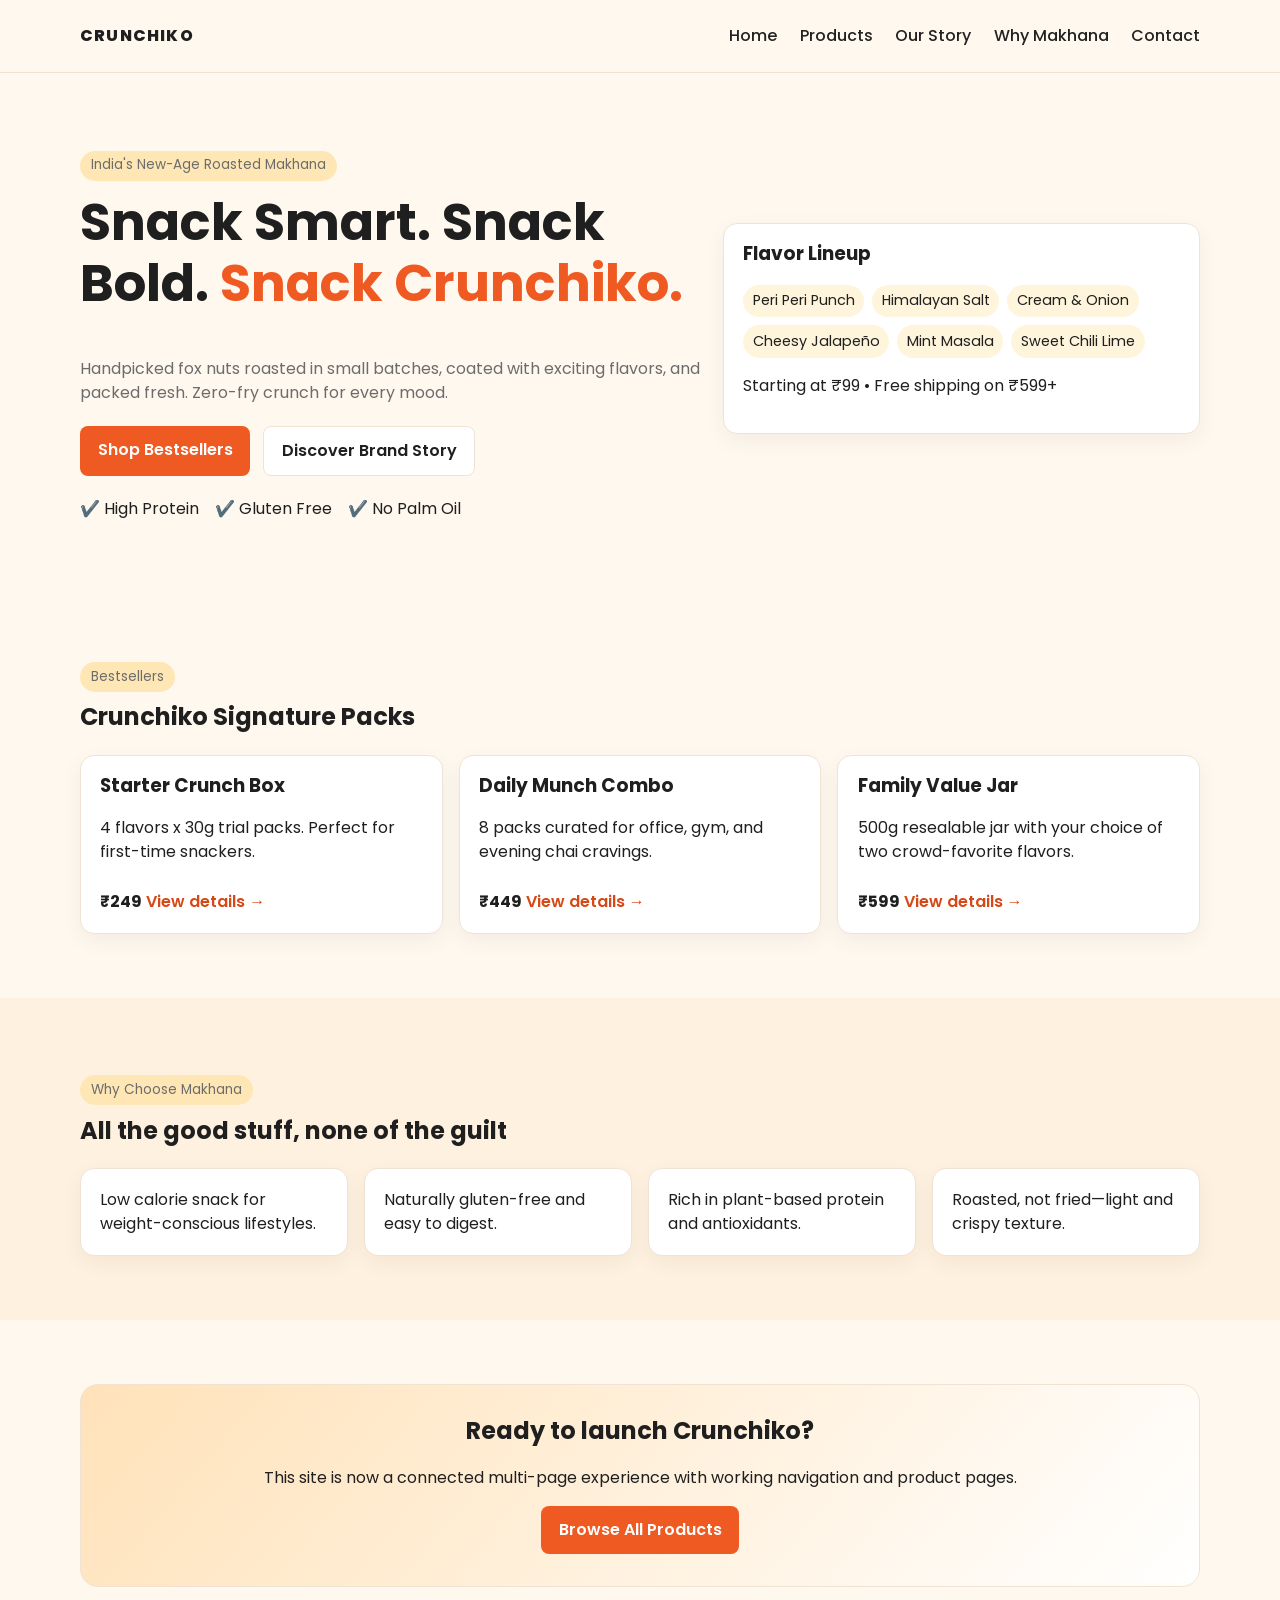
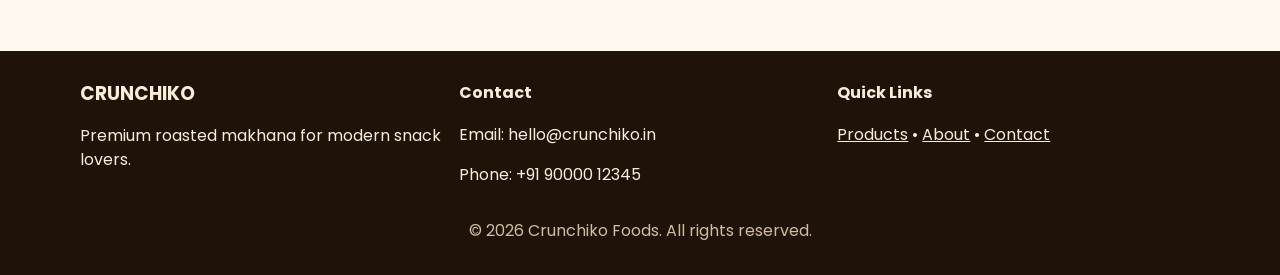
<file: index.html>
<!DOCTYPE html>
<html lang="en">
  <head>
    <meta charset="UTF-8" />
    <meta name="viewport" content="width=device-width, initial-scale=1.0" />
    <title>Crunchiko | Premium Makhana Snacks</title>
    <meta
      name="description"
      content="Crunchiko makes roasted makhana snacks that are delicious, clean, and modern. Shop flavors, discover our story, and contact us."
    />
    <link rel="preconnect" href="https://fonts.googleapis.com" />
    <link rel="preconnect" href="https://fonts.gstatic.com" crossorigin />
    <link
      href="https://fonts.googleapis.com/css2?family=Poppins:wght@400;500;600;700;800&display=swap"
      rel="stylesheet"
    />
    <link rel="stylesheet" href="styles.css" />
  </head>
  <body>
    <header class="topbar">
      <div class="container nav">
        <a href="index.html" class="logo">CRUNCHIKO</a>
        <button id="menuBtn" class="menu-btn" aria-label="Toggle navigation">☰</button>
        <nav id="navMenu">
          <a href="index.html">Home</a>
          <a href="products.html">Products</a>
          <a href="about.html">Our Story</a>
          <a href="index.html#benefits">Why Makhana</a>
          <a href="contact.html">Contact</a>
        </nav>
      </div>
    </header>

    <main>
      <section class="hero">
        <div class="container hero-grid">
          <div class="hero-copy">
            <p class="tag">India's New-Age Roasted Makhana</p>
            <h1>Snack Smart. Snack Bold. <span>Snack Crunchiko.</span></h1>
            <p>
              Handpicked fox nuts roasted in small batches, coated with exciting flavors, and packed
              fresh. Zero-fry crunch for every mood.
            </p>
            <div class="hero-cta">
              <a href="products.html" class="btn btn-primary">Shop Bestsellers</a>
              <a href="about.html" class="btn btn-ghost">Discover Brand Story</a>
            </div>
            <ul class="hero-highlights">
              <li>✔️ High Protein</li>
              <li>✔️ Gluten Free</li>
              <li>✔️ No Palm Oil</li>
            </ul>
          </div>
          <div class="hero-card">
            <h3>Flavor Lineup</h3>
            <div class="flavor-list">
              <span>Peri Peri Punch</span>
              <span>Himalayan Salt</span>
              <span>Cream & Onion</span>
              <span>Cheesy Jalapeño</span>
              <span>Mint Masala</span>
              <span>Sweet Chili Lime</span>
            </div>
            <p>Starting at ₹99 • Free shipping on ₹599+</p>
          </div>
        </div>
      </section>

      <section class="section" id="featured-products">
        <div class="container">
          <div class="section-head">
            <p class="tag">Bestsellers</p>
            <h2>Crunchiko Signature Packs</h2>
          </div>
          <div class="product-grid">
            <article class="product-card">
              <h3><a href="product-starter-box.html">Starter Crunch Box</a></h3>
              <p>4 flavors x 30g trial packs. Perfect for first-time snackers.</p>
              <strong>₹249</strong>
              <a class="card-link" href="product-starter-box.html">View details →</a>
            </article>
            <article class="product-card">
              <h3><a href="product-daily-combo.html">Daily Munch Combo</a></h3>
              <p>8 packs curated for office, gym, and evening chai cravings.</p>
              <strong>₹449</strong>
              <a class="card-link" href="product-daily-combo.html">View details →</a>
            </article>
            <article class="product-card">
              <h3><a href="product-family-jar.html">Family Value Jar</a></h3>
              <p>500g resealable jar with your choice of two crowd-favorite flavors.</p>
              <strong>₹599</strong>
              <a class="card-link" href="product-family-jar.html">View details →</a>
            </article>
          </div>
        </div>
      </section>

      <section id="benefits" class="section alt">
        <div class="container">
          <div class="section-head">
            <p class="tag">Why Choose Makhana</p>
            <h2>All the good stuff, none of the guilt</h2>
          </div>
          <div class="benefit-grid">
            <div class="benefit">Low calorie snack for weight-conscious lifestyles.</div>
            <div class="benefit">Naturally gluten-free and easy to digest.</div>
            <div class="benefit">Rich in plant-based protein and antioxidants.</div>
            <div class="benefit">Roasted, not fried—light and crispy texture.</div>
          </div>
        </div>
      </section>

      <section class="cta">
        <div class="container cta-wrap">
          <h2>Ready to launch Crunchiko?</h2>
          <p>This site is now a connected multi-page experience with working navigation and product pages.</p>
          <a href="products.html" class="btn btn-primary">Browse All Products</a>
        </div>
      </section>
    </main>

    <footer class="footer">
      <div class="container footer-grid">
        <div>
          <h3>CRUNCHIKO</h3>
          <p>Premium roasted makhana for modern snack lovers.</p>
        </div>
        <div>
          <h4>Contact</h4>
          <p>Email: hello@crunchiko.in</p>
          <p>Phone: +91 90000 12345</p>
        </div>
        <div>
          <h4>Quick Links</h4>
          <p><a href="products.html">Products</a> • <a href="about.html">About</a> • <a href="contact.html">Contact</a></p>
        </div>
      </div>
      <p class="copyright">© 2026 Crunchiko Foods. All rights reserved.</p>
    </footer>

    <script src="script.js"></script>
  </body>
</html>
</file>
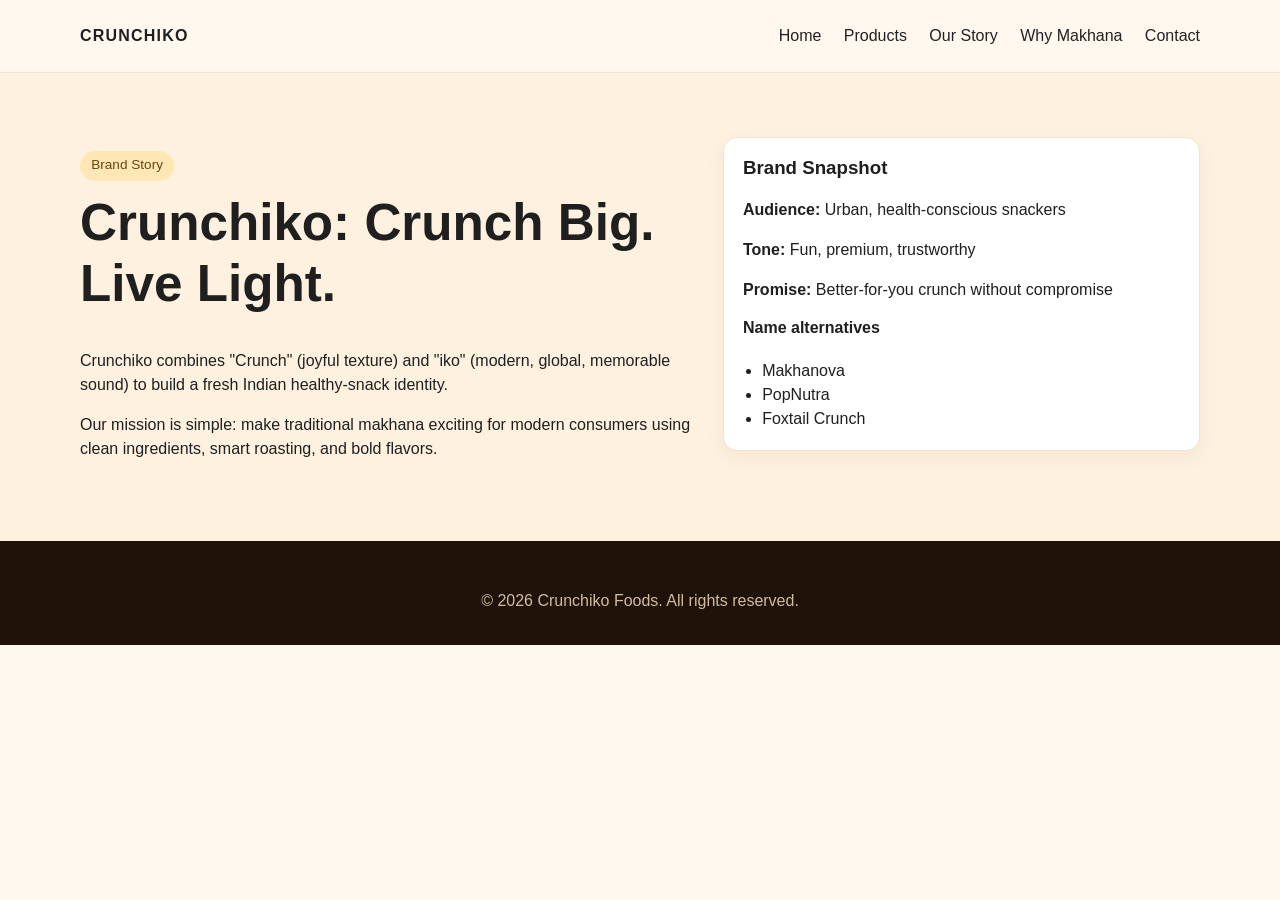
<file: about.html>
<!DOCTYPE html>
<html lang="en">
  <head>
    <meta charset="UTF-8" />
    <meta name="viewport" content="width=device-width, initial-scale=1.0" />
    <title>About Crunchiko | Brand Story</title>
    <link rel="stylesheet" href="styles.css" />
  </head>
  <body>
    <header class="topbar">
      <div class="container nav">
        <a href="index.html" class="logo">CRUNCHIKO</a>
        <button id="menuBtn" class="menu-btn" aria-label="Toggle navigation">☰</button>
        <nav id="navMenu">
          <a href="index.html">Home</a>
          <a href="products.html">Products</a>
          <a href="about.html">Our Story</a>
          <a href="index.html#benefits">Why Makhana</a>
          <a href="contact.html">Contact</a>
        </nav>
      </div>
    </header>

    <main class="section alt">
      <div class="container story-grid">
        <div>
          <p class="tag">Brand Story</p>
          <h1>Crunchiko: Crunch Big. Live Light.</h1>
          <p>
            Crunchiko combines "Crunch" (joyful texture) and "iko" (modern, global, memorable sound)
            to build a fresh Indian healthy-snack identity.
          </p>
          <p>
            Our mission is simple: make traditional makhana exciting for modern consumers using clean
            ingredients, smart roasting, and bold flavors.
          </p>
        </div>
        <aside class="brand-box">
          <h3>Brand Snapshot</h3>
          <p><strong>Audience:</strong> Urban, health-conscious snackers</p>
          <p><strong>Tone:</strong> Fun, premium, trustworthy</p>
          <p><strong>Promise:</strong> Better-for-you crunch without compromise</p>
          <h4>Name alternatives</h4>
          <ul>
            <li>Makhanova</li>
            <li>PopNutra</li>
            <li>Foxtail Crunch</li>
          </ul>
        </aside>
      </div>
    </main>

    <footer class="footer">
      <div class="container"><p class="copyright">© 2026 Crunchiko Foods. All rights reserved.</p></div>
    </footer>
    <script src="script.js"></script>
  </body>
</html>
</file>
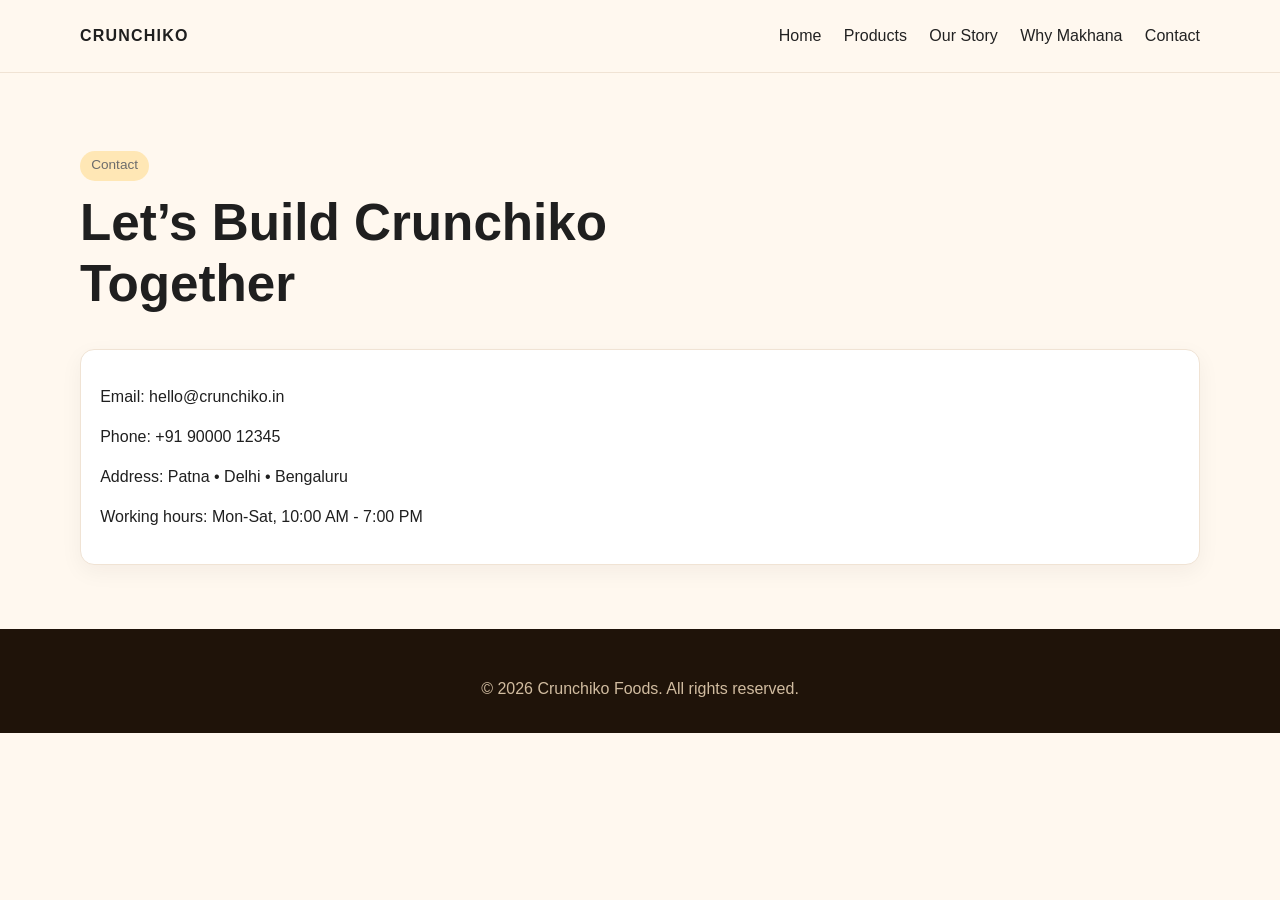
<file: contact.html>
<!DOCTYPE html>
<html lang="en">
  <head>
    <meta charset="UTF-8" />
    <meta name="viewport" content="width=device-width, initial-scale=1.0" />
    <title>Contact Crunchiko</title>
    <link rel="stylesheet" href="styles.css" />
  </head>
  <body>
    <header class="topbar">
      <div class="container nav">
        <a href="index.html" class="logo">CRUNCHIKO</a>
        <button id="menuBtn" class="menu-btn" aria-label="Toggle navigation">☰</button>
        <nav id="navMenu">
          <a href="index.html">Home</a>
          <a href="products.html">Products</a>
          <a href="about.html">Our Story</a>
          <a href="index.html#benefits">Why Makhana</a>
          <a href="contact.html">Contact</a>
        </nav>
      </div>
    </header>

    <main class="section">
      <div class="container">
        <div class="section-head">
          <p class="tag">Contact</p>
          <h1>Let’s Build Crunchiko Together</h1>
        </div>
        <div class="brand-box">
          <p>Email: hello@crunchiko.in</p>
          <p>Phone: +91 90000 12345</p>
          <p>Address: Patna • Delhi • Bengaluru</p>
          <p>Working hours: Mon-Sat, 10:00 AM - 7:00 PM</p>
        </div>
      </div>
    </main>

    <footer class="footer">
      <div class="container"><p class="copyright">© 2026 Crunchiko Foods. All rights reserved.</p></div>
    </footer>
    <script src="script.js"></script>
  </body>
</html>
</file>
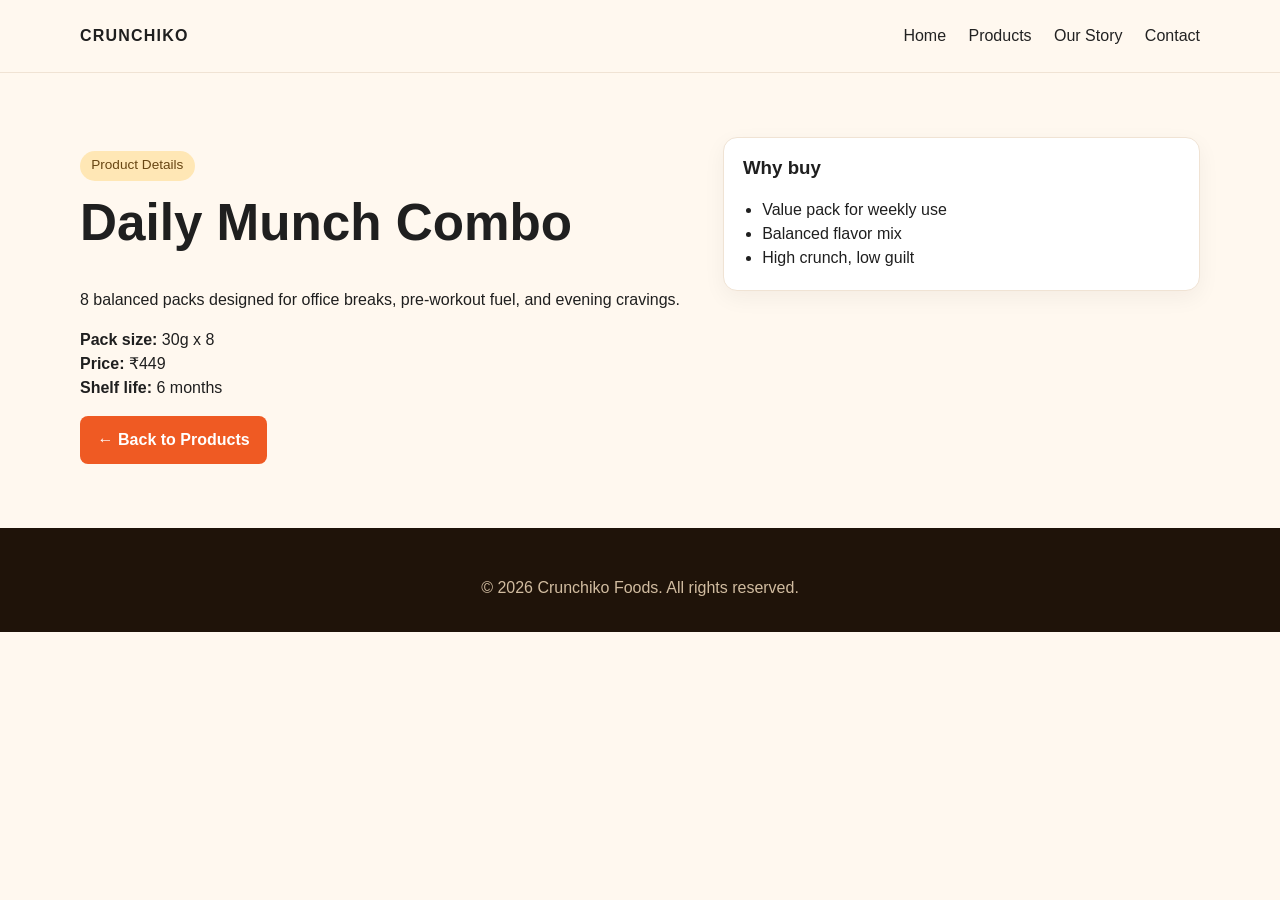
<file: product-daily-combo.html>
<!DOCTYPE html>
<html lang="en"><head><meta charset="UTF-8" /><meta name="viewport" content="width=device-width, initial-scale=1.0" /><title>Daily Munch Combo | Crunchiko</title><link rel="stylesheet" href="styles.css" /></head>
<body>
<header class="topbar"><div class="container nav"><a href="index.html" class="logo">CRUNCHIKO</a><button id="menuBtn" class="menu-btn" aria-label="Toggle navigation">☰</button><nav id="navMenu"><a href="index.html">Home</a><a href="products.html">Products</a><a href="about.html">Our Story</a><a href="contact.html">Contact</a></nav></div></header>
<main class="section"><div class="container story-grid"><div><p class="tag">Product Details</p><h1>Daily Munch Combo</h1><p>8 balanced packs designed for office breaks, pre-workout fuel, and evening cravings.</p><p><strong>Pack size:</strong> 30g x 8<br/><strong>Price:</strong> ₹449<br/><strong>Shelf life:</strong> 6 months</p><a class="btn btn-primary" href="products.html">← Back to Products</a></div><aside class="brand-box"><h3>Why buy</h3><ul><li>Value pack for weekly use</li><li>Balanced flavor mix</li><li>High crunch, low guilt</li></ul></aside></div></main>
<footer class="footer"><div class="container"><p class="copyright">© 2026 Crunchiko Foods. All rights reserved.</p></div></footer><script src="script.js"></script>
</body></html>
</file>
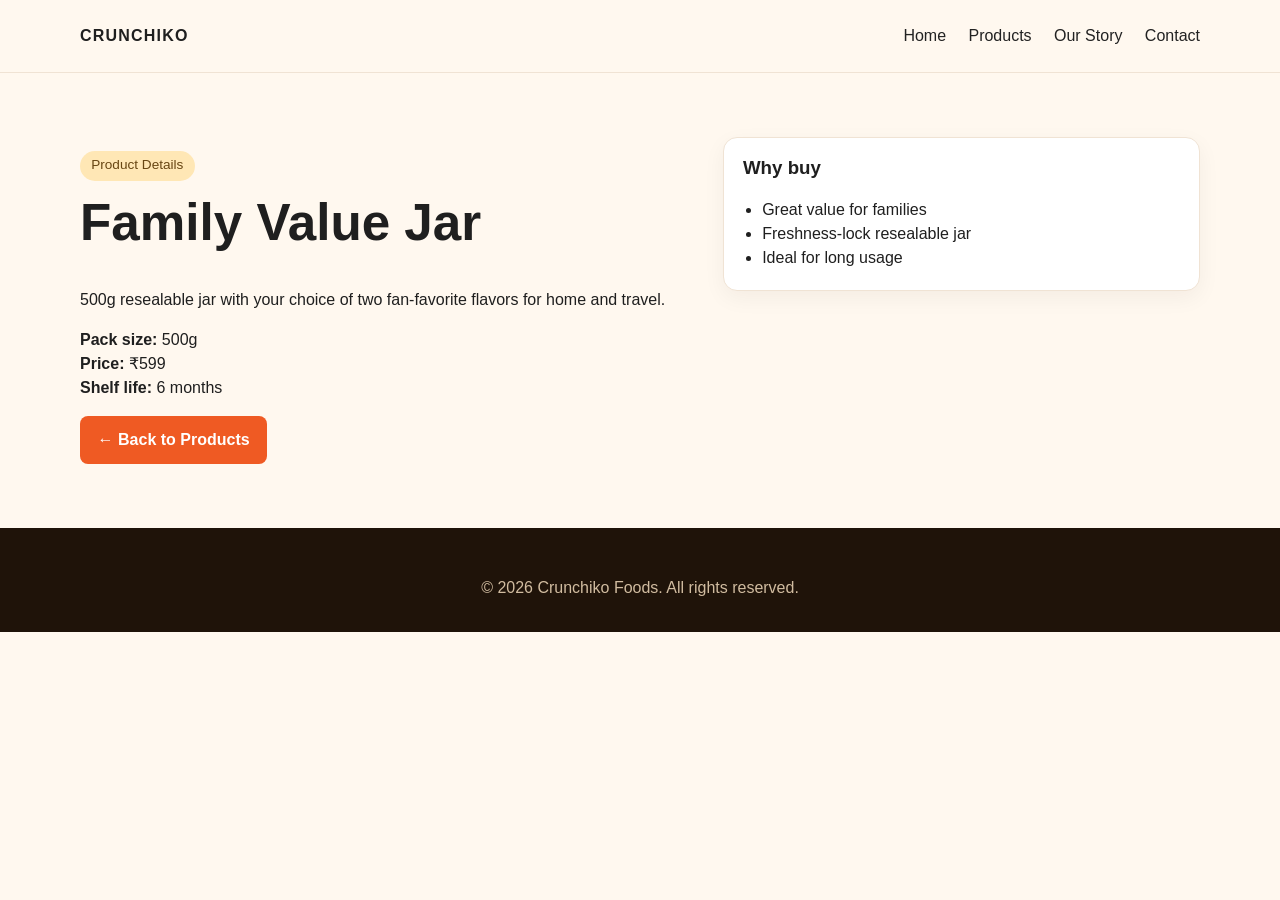
<file: product-family-jar.html>
<!DOCTYPE html>
<html lang="en"><head><meta charset="UTF-8" /><meta name="viewport" content="width=device-width, initial-scale=1.0" /><title>Family Value Jar | Crunchiko</title><link rel="stylesheet" href="styles.css" /></head>
<body>
<header class="topbar"><div class="container nav"><a href="index.html" class="logo">CRUNCHIKO</a><button id="menuBtn" class="menu-btn" aria-label="Toggle navigation">☰</button><nav id="navMenu"><a href="index.html">Home</a><a href="products.html">Products</a><a href="about.html">Our Story</a><a href="contact.html">Contact</a></nav></div></header>
<main class="section"><div class="container story-grid"><div><p class="tag">Product Details</p><h1>Family Value Jar</h1><p>500g resealable jar with your choice of two fan-favorite flavors for home and travel.</p><p><strong>Pack size:</strong> 500g<br/><strong>Price:</strong> ₹599<br/><strong>Shelf life:</strong> 6 months</p><a class="btn btn-primary" href="products.html">← Back to Products</a></div><aside class="brand-box"><h3>Why buy</h3><ul><li>Great value for families</li><li>Freshness-lock resealable jar</li><li>Ideal for long usage</li></ul></aside></div></main>
<footer class="footer"><div class="container"><p class="copyright">© 2026 Crunchiko Foods. All rights reserved.</p></div></footer><script src="script.js"></script>
</body></html>
</file>
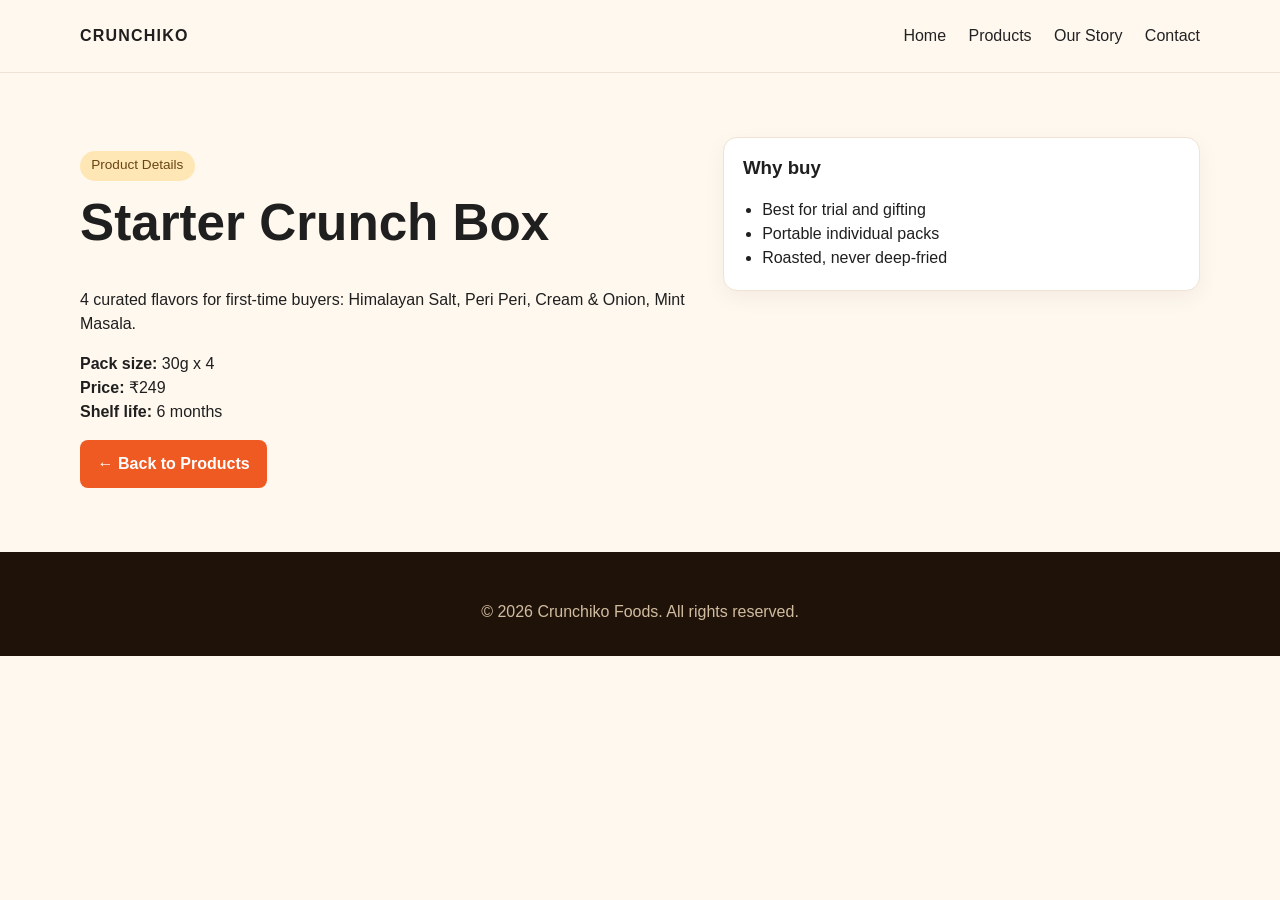
<file: product-starter-box.html>
<!DOCTYPE html>
<html lang="en"><head><meta charset="UTF-8" /><meta name="viewport" content="width=device-width, initial-scale=1.0" /><title>Starter Crunch Box | Crunchiko</title><link rel="stylesheet" href="styles.css" /></head>
<body>
<header class="topbar"><div class="container nav"><a href="index.html" class="logo">CRUNCHIKO</a><button id="menuBtn" class="menu-btn" aria-label="Toggle navigation">☰</button><nav id="navMenu"><a href="index.html">Home</a><a href="products.html">Products</a><a href="about.html">Our Story</a><a href="contact.html">Contact</a></nav></div></header>
<main class="section"><div class="container story-grid"><div><p class="tag">Product Details</p><h1>Starter Crunch Box</h1><p>4 curated flavors for first-time buyers: Himalayan Salt, Peri Peri, Cream & Onion, Mint Masala.</p><p><strong>Pack size:</strong> 30g x 4<br/><strong>Price:</strong> ₹249<br/><strong>Shelf life:</strong> 6 months</p><a class="btn btn-primary" href="products.html">← Back to Products</a></div><aside class="brand-box"><h3>Why buy</h3><ul><li>Best for trial and gifting</li><li>Portable individual packs</li><li>Roasted, never deep-fried</li></ul></aside></div></main>
<footer class="footer"><div class="container"><p class="copyright">© 2026 Crunchiko Foods. All rights reserved.</p></div></footer><script src="script.js"></script>
</body></html>
</file>
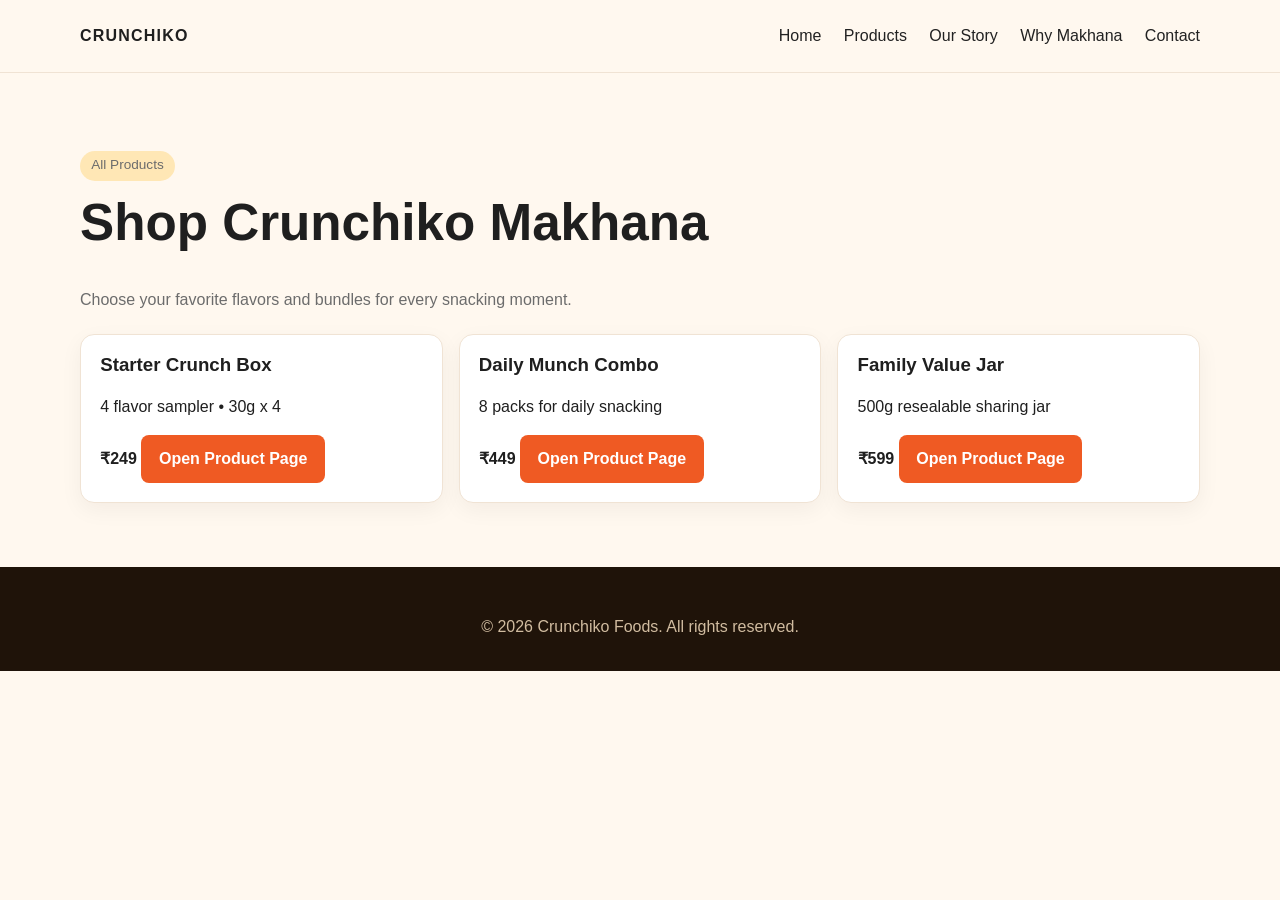
<file: products.html>
<!DOCTYPE html>
<html lang="en">
  <head>
    <meta charset="UTF-8" />
    <meta name="viewport" content="width=device-width, initial-scale=1.0" />
    <title>Crunchiko Products | Makhana Packs</title>
    <link rel="stylesheet" href="styles.css" />
  </head>
  <body>
    <header class="topbar">
      <div class="container nav">
        <a href="index.html" class="logo">CRUNCHIKO</a>
        <button id="menuBtn" class="menu-btn" aria-label="Toggle navigation">☰</button>
        <nav id="navMenu">
          <a href="index.html">Home</a>
          <a href="products.html">Products</a>
          <a href="about.html">Our Story</a>
          <a href="index.html#benefits">Why Makhana</a>
          <a href="contact.html">Contact</a>
        </nav>
      </div>
    </header>

    <main class="section">
      <div class="container">
        <div class="section-head">
          <p class="tag">All Products</p>
          <h1>Shop Crunchiko Makhana</h1>
          <p>Choose your favorite flavors and bundles for every snacking moment.</p>
        </div>

        <div class="product-grid">
          <article class="product-card">
            <h3><a href="product-starter-box.html">Starter Crunch Box</a></h3>
            <p>4 flavor sampler • 30g x 4</p>
            <strong>₹249</strong>
            <a class="btn btn-primary" href="product-starter-box.html">Open Product Page</a>
          </article>
          <article class="product-card">
            <h3><a href="product-daily-combo.html">Daily Munch Combo</a></h3>
            <p>8 packs for daily snacking</p>
            <strong>₹449</strong>
            <a class="btn btn-primary" href="product-daily-combo.html">Open Product Page</a>
          </article>
          <article class="product-card">
            <h3><a href="product-family-jar.html">Family Value Jar</a></h3>
            <p>500g resealable sharing jar</p>
            <strong>₹599</strong>
            <a class="btn btn-primary" href="product-family-jar.html">Open Product Page</a>
          </article>
        </div>
      </div>
    </main>

    <footer class="footer">
      <div class="container"><p class="copyright">© 2026 Crunchiko Foods. All rights reserved.</p></div>
    </footer>
    <script src="script.js"></script>
  </body>
</html>
</file>
<file: styles.css>
:root {
  --bg: #fff8ef;
  --card: #ffffff;
  --primary: #ef5a23;
  --primary-dark: #d44917;
  --text: #1f1f1f;
  --muted: #6c6c6c;
  --border: #f0e3d4;
}

* {
  box-sizing: border-box;
}

body {
  margin: 0;
  font-family: "Poppins", sans-serif;
  color: var(--text);
  background: var(--bg);
  line-height: 1.5;
}

.container {
  width: min(1120px, 92%);
  margin: 0 auto;
}

.topbar {
  position: sticky;
  top: 0;
  z-index: 10;
  background: rgba(255, 248, 239, 0.96);
  backdrop-filter: blur(6px);
  border-bottom: 1px solid var(--border);
}

.nav {
  display: flex;
  justify-content: space-between;
  align-items: center;
  min-height: 72px;
}

.logo {
  text-decoration: none;
  font-weight: 800;
  letter-spacing: 1.2px;
  color: var(--text);
}

nav {
  display: flex;
  gap: 1.4rem;
}

nav a {
  text-decoration: none;
  color: #222;
  font-weight: 500;
}

.menu-btn {
  display: none;
  border: none;
  background: transparent;
  font-size: 1.6rem;
}

.hero,
.section,
.cta {
  padding: 4rem 0;
}

.hero-grid,
.story-grid {
  display: grid;
  grid-template-columns: 1.3fr 1fr;
  gap: 1.4rem;
  align-items: center;
}

.story-grid {
  align-items: start;
}

.tag {
  display: inline-block;
  background: #ffe7b5;
  color: #684613;
  padding: 0.3rem 0.7rem;
  border-radius: 99px;
  font-size: 0.85rem;
  margin-bottom: 0.7rem;
}

h1,
h2,
h3,
h4 {
  line-height: 1.2;
  margin-top: 0;
}

h1 {
  font-size: clamp(2rem, 4vw, 3.2rem);
}

h1 span {
  color: var(--primary);
}

.hero-copy p,
.section-head p {
  color: var(--muted);
}

.hero-cta {
  margin: 1.3rem 0;
  display: flex;
  flex-wrap: wrap;
  gap: 0.8rem;
}

.btn {
  text-decoration: none;
  padding: 0.75rem 1.1rem;
  border-radius: 8px;
  font-weight: 600;
  display: inline-block;
}

.btn-primary {
  background: var(--primary);
  color: white;
}

.btn-primary:hover {
  background: var(--primary-dark);
}

.btn-ghost {
  border: 1px solid var(--border);
  color: var(--text);
  background: white;
}

.hero-highlights {
  display: flex;
  flex-wrap: wrap;
  gap: 1rem;
  padding: 0;
  list-style: none;
  margin: 0;
}

.hero-card,
.product-card,
.brand-box,
.benefit,
blockquote {
  background: var(--card);
  border: 1px solid var(--border);
  border-radius: 14px;
  box-shadow: 0 7px 22px rgba(38, 27, 12, 0.05);
}

.hero-card,
.product-card,
.brand-box,
blockquote,
.benefit {
  padding: 1.2rem;
}

.flavor-list {
  display: flex;
  flex-wrap: wrap;
  gap: 0.5rem;
  margin: 1rem 0;
}

.flavor-list span {
  font-size: 0.9rem;
  background: #fff5dd;
  padding: 0.35rem 0.6rem;
  border-radius: 999px;
}

.alt {
  background: #fff1df;
}

.section-head {
  max-width: 700px;
  margin-bottom: 1.4rem;
}

.product-grid,
.benefit-grid,
.testimonial-grid {
  display: grid;
  gap: 1rem;
}

.product-grid {
  grid-template-columns: repeat(auto-fit, minmax(220px, 1fr));
}

.product-card h3 a {
  text-decoration: none;
  color: inherit;
}

.card-link {
  margin-top: 0.6rem;
  color: var(--primary-dark);
  text-decoration: none;
  display: inline-block;
  font-weight: 600;
}

.brand-box ul {
  margin: 0.5rem 0 0;
  padding-left: 1.2rem;
}

.benefit-grid,
.testimonial-grid {
  grid-template-columns: repeat(auto-fit, minmax(240px, 1fr));
}

.cta-wrap {
  text-align: center;
  background: linear-gradient(130deg, #ffe2b9, #fff);
  border-radius: 18px;
  border: 1px solid var(--border);
  padding: 2rem;
}

.footer {
  background: #1f1309;
  color: #f9ecd9;
  padding: 2rem 0 1rem;
}

.footer a {
  color: #f9ecd9;
}

.footer-grid {
  display: grid;
  gap: 1rem;
  grid-template-columns: repeat(auto-fit, minmax(200px, 1fr));
}

.copyright {
  text-align: center;
  margin-top: 1rem;
  color: #d1bca0;
}

@media (max-width: 850px) {
  .menu-btn {
    display: block;
  }

  nav {
    position: absolute;
    top: 72px;
    left: 0;
    right: 0;
    display: none;
    flex-direction: column;
    gap: 0;
    background: #fff8ef;
    border-bottom: 1px solid var(--border);
  }

  nav a {
    padding: 0.8rem 4%;
    border-top: 1px solid var(--border);
  }

  nav.open {
    display: flex;
  }

  .hero-grid,
  .story-grid {
    grid-template-columns: 1fr;
  }
}
</file>
